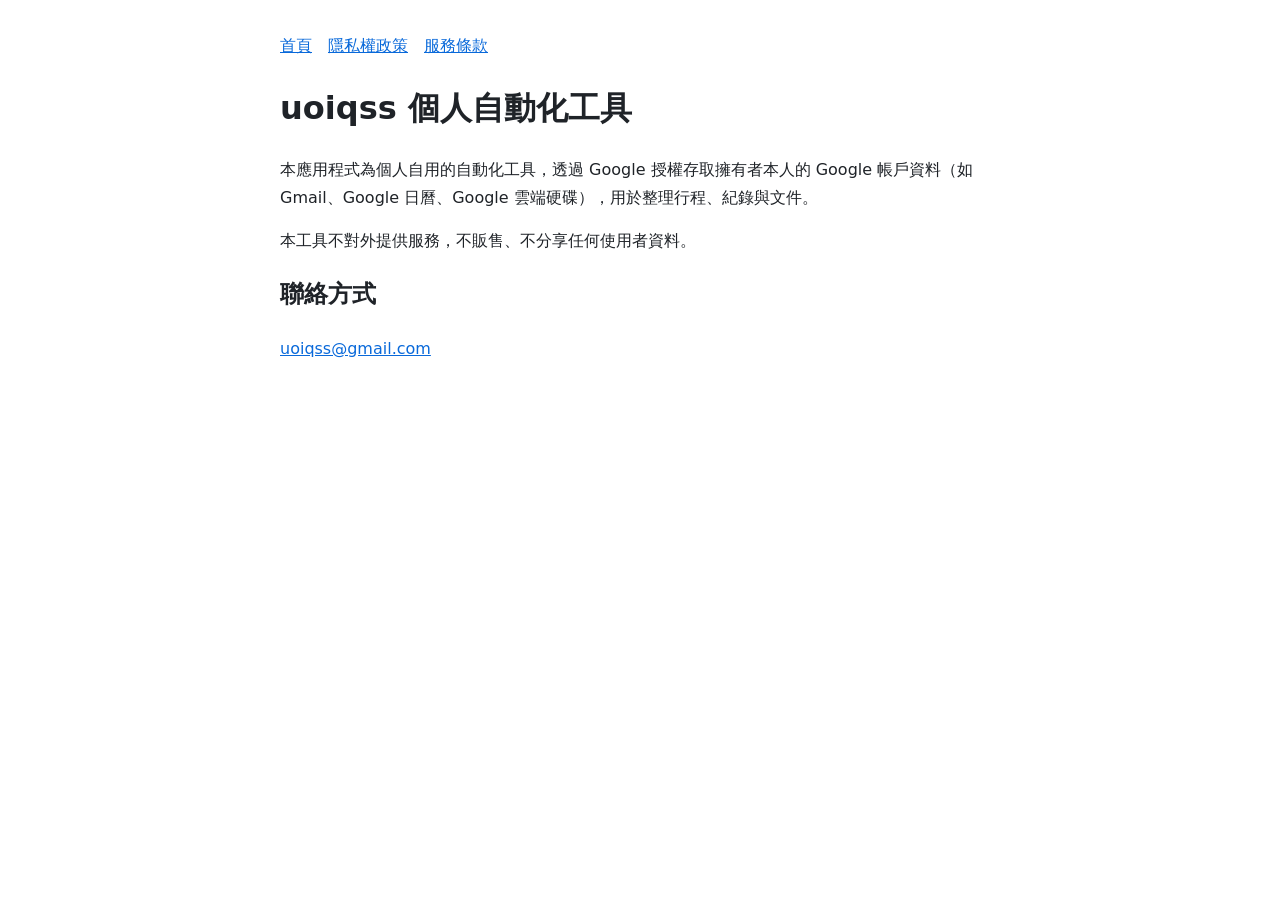
<file: index.html>
<!doctype html>
<html lang="zh-Hant">
<head>
<meta charset="utf-8">
<meta name="viewport" content="width=device-width,initial-scale=1">
<title>uoiqss 個人自動化工具</title>
<link rel="stylesheet" href="style.css">
</head>
<body>
<nav><a href="./">首頁</a><a href="privacy.html">隱私權政策</a><a href="terms.html">服務條款</a></nav>
<h1>uoiqss 個人自動化工具</h1>
<p>本應用程式為個人自用的自動化工具，透過 Google 授權存取擁有者本人的 Google 帳戶資料（如 Gmail、Google 日曆、Google 雲端硬碟），用於整理行程、紀錄與文件。</p>
<p>本工具不對外提供服務，不販售、不分享任何使用者資料。</p>
<h2>聯絡方式</h2>
<p><a href="mailto:uoiqss@gmail.com">uoiqss@gmail.com</a></p>
</body>
</html>
</file>
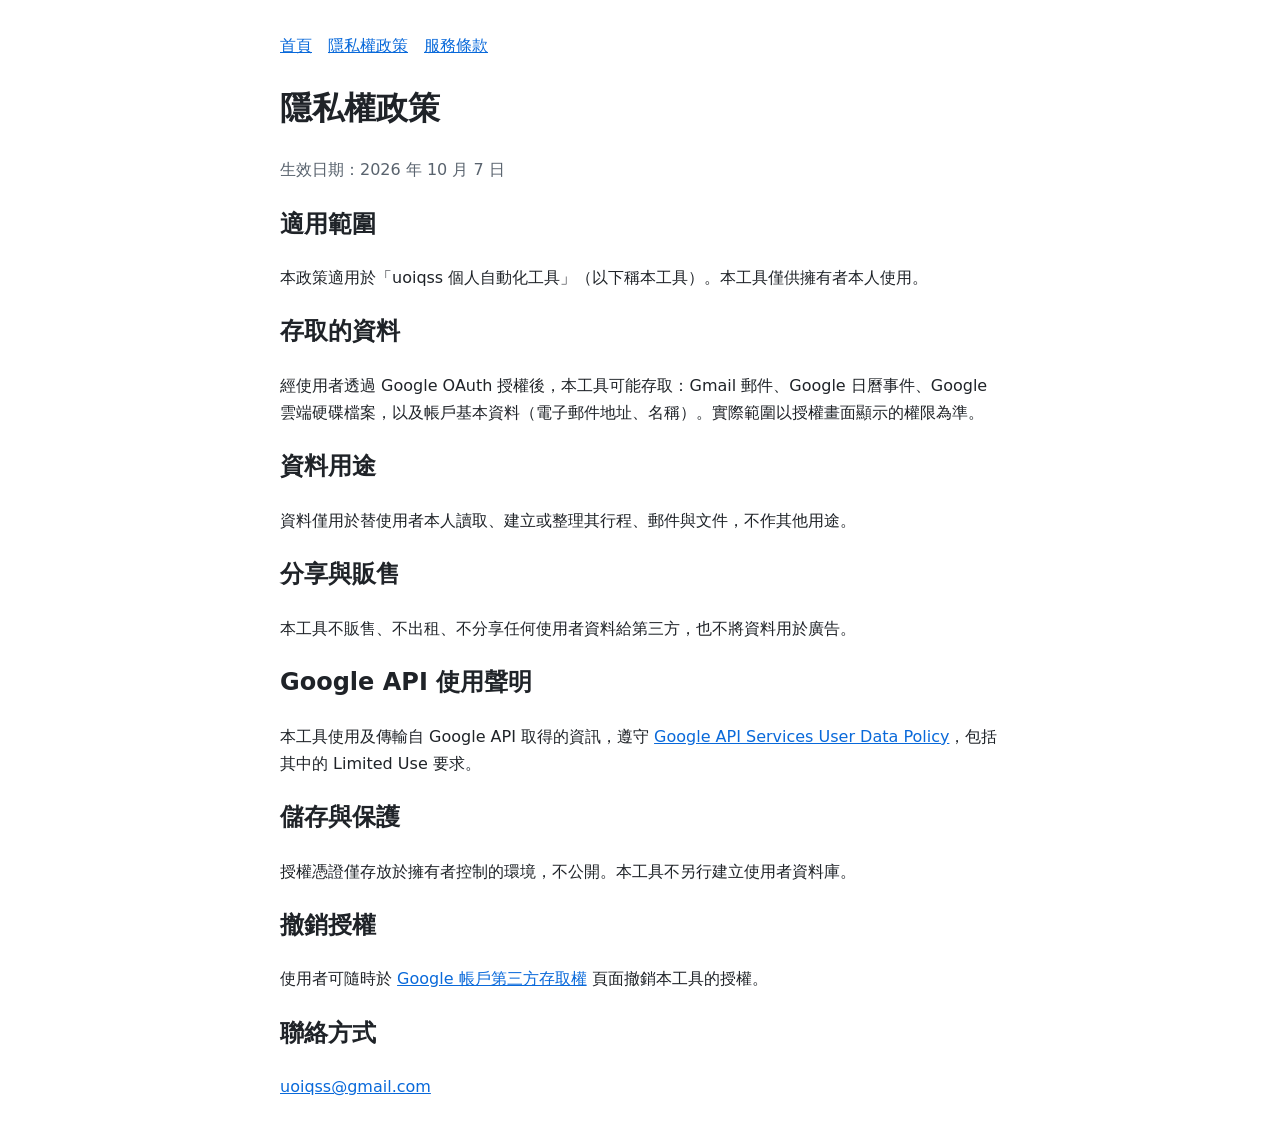
<file: privacy.html>
<!doctype html>
<html lang="zh-Hant">
<head>
<meta charset="utf-8">
<meta name="viewport" content="width=device-width,initial-scale=1">
<title>隱私權政策</title>
<link rel="stylesheet" href="style.css">
</head>
<body>
<nav><a href="./">首頁</a><a href="privacy.html">隱私權政策</a><a href="terms.html">服務條款</a></nav>
<h1>隱私權政策</h1>
<p class="muted">生效日期：2026 年 10 月 7 日</p>
<h2>適用範圍</h2>
<p>本政策適用於「uoiqss 個人自動化工具」（以下稱本工具）。本工具僅供擁有者本人使用。</p>
<h2>存取的資料</h2>
<p>經使用者透過 Google OAuth 授權後，本工具可能存取：Gmail 郵件、Google 日曆事件、Google 雲端硬碟檔案，以及帳戶基本資料（電子郵件地址、名稱）。實際範圍以授權畫面顯示的權限為準。</p>
<h2>資料用途</h2>
<p>資料僅用於替使用者本人讀取、建立或整理其行程、郵件與文件，不作其他用途。</p>
<h2>分享與販售</h2>
<p>本工具不販售、不出租、不分享任何使用者資料給第三方，也不將資料用於廣告。</p>
<h2>Google API 使用聲明</h2>
<p>本工具使用及傳輸自 Google API 取得的資訊，遵守 <a href="https://developers.google.com/terms/api-services-user-data-policy">Google API Services User Data Policy</a>，包括其中的 Limited Use 要求。</p>
<h2>儲存與保護</h2>
<p>授權憑證僅存放於擁有者控制的環境，不公開。本工具不另行建立使用者資料庫。</p>
<h2>撤銷授權</h2>
<p>使用者可隨時於 <a href="https://myaccount.google.com/permissions">Google 帳戶第三方存取權</a> 頁面撤銷本工具的授權。</p>
<h2>聯絡方式</h2>
<p><a href="mailto:uoiqss@gmail.com">uoiqss@gmail.com</a></p>
</body>
</html>
</file>
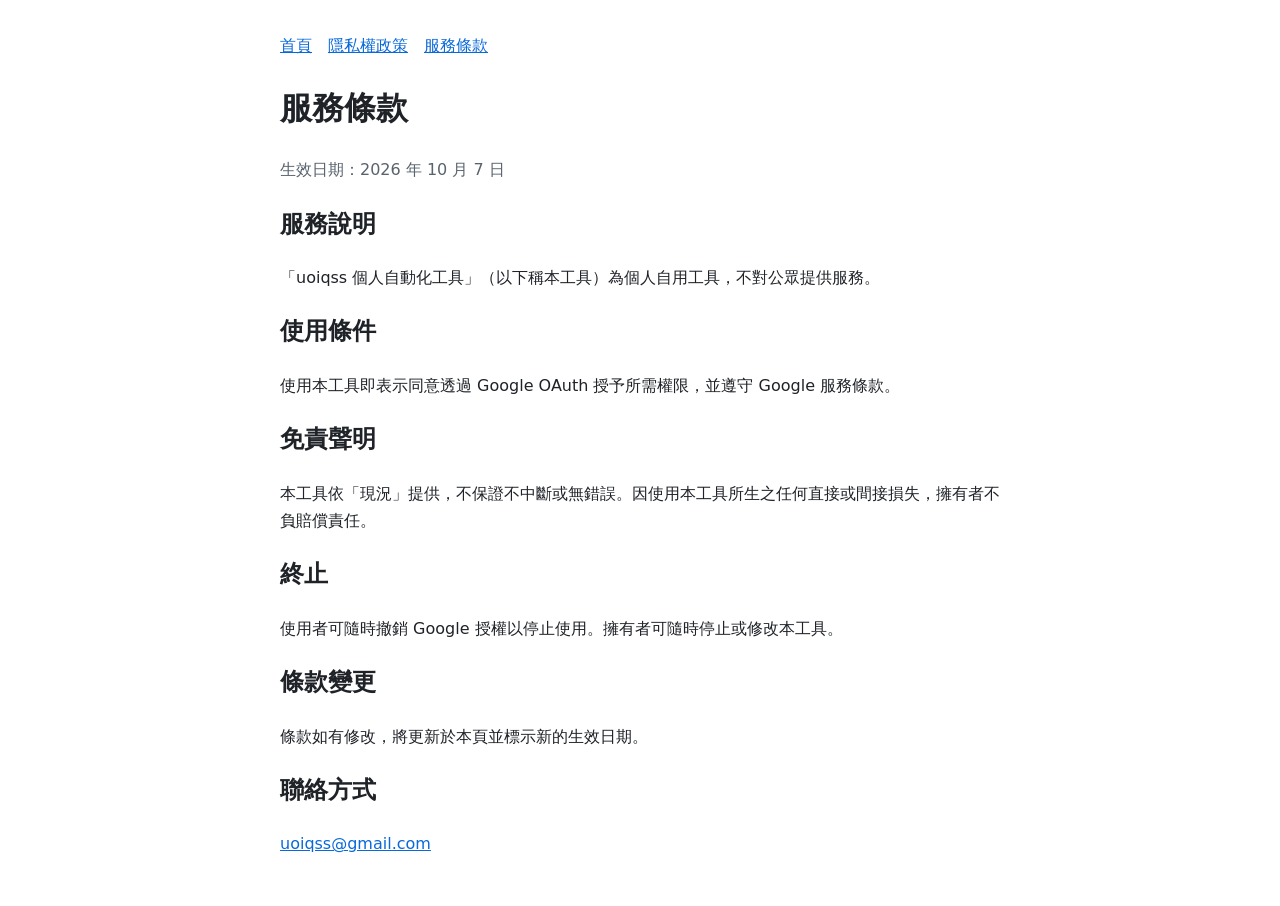
<file: terms.html>
<!doctype html>
<html lang="zh-Hant">
<head>
<meta charset="utf-8">
<meta name="viewport" content="width=device-width,initial-scale=1">
<title>服務條款</title>
<link rel="stylesheet" href="style.css">
</head>
<body>
<nav><a href="./">首頁</a><a href="privacy.html">隱私權政策</a><a href="terms.html">服務條款</a></nav>
<h1>服務條款</h1>
<p class="muted">生效日期：2026 年 10 月 7 日</p>
<h2>服務說明</h2>
<p>「uoiqss 個人自動化工具」（以下稱本工具）為個人自用工具，不對公眾提供服務。</p>
<h2>使用條件</h2>
<p>使用本工具即表示同意透過 Google OAuth 授予所需權限，並遵守 Google 服務條款。</p>
<h2>免責聲明</h2>
<p>本工具依「現況」提供，不保證不中斷或無錯誤。因使用本工具所生之任何直接或間接損失，擁有者不負賠償責任。</p>
<h2>終止</h2>
<p>使用者可隨時撤銷 Google 授權以停止使用。擁有者可隨時停止或修改本工具。</p>
<h2>條款變更</h2>
<p>條款如有修改，將更新於本頁並標示新的生效日期。</p>
<h2>聯絡方式</h2>
<p><a href="mailto:uoiqss@gmail.com">uoiqss@gmail.com</a></p>
</body>
</html>
</file>
<file: style.css>
:root{--bg:#fff;--fg:#1f2328;--muted:#59636e;--link:#0969da}
@media (prefers-color-scheme:dark){:root{--bg:#0d1117;--fg:#e6edf3;--muted:#9198a1;--link:#4493f8}}
body{background:var(--bg);color:var(--fg);font-family:system-ui,-apple-system,"PingFang TC","Noto Sans TC",sans-serif;line-height:1.7;max-width:720px;margin:0 auto;padding:32px 16px}
a{color:var(--link)}
.muted{color:var(--muted)}
nav a{margin-right:16px}
</file>
